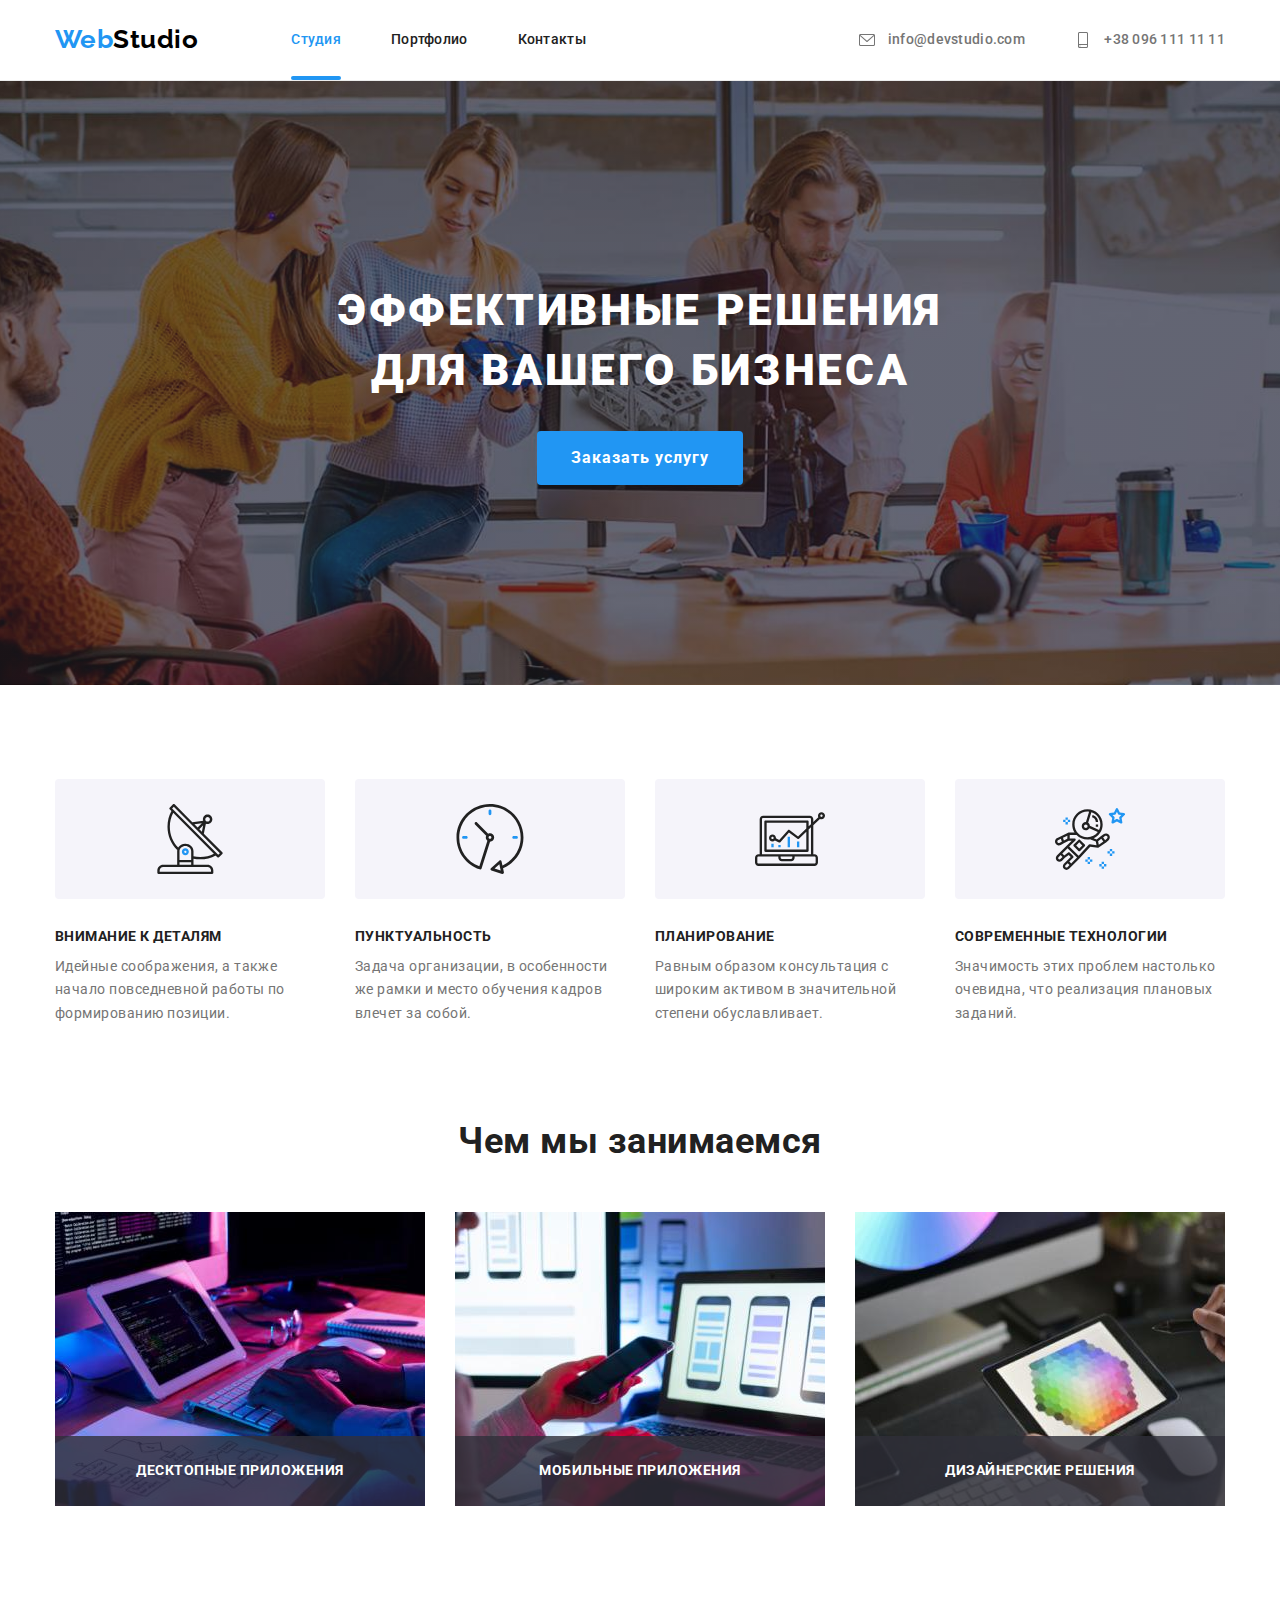
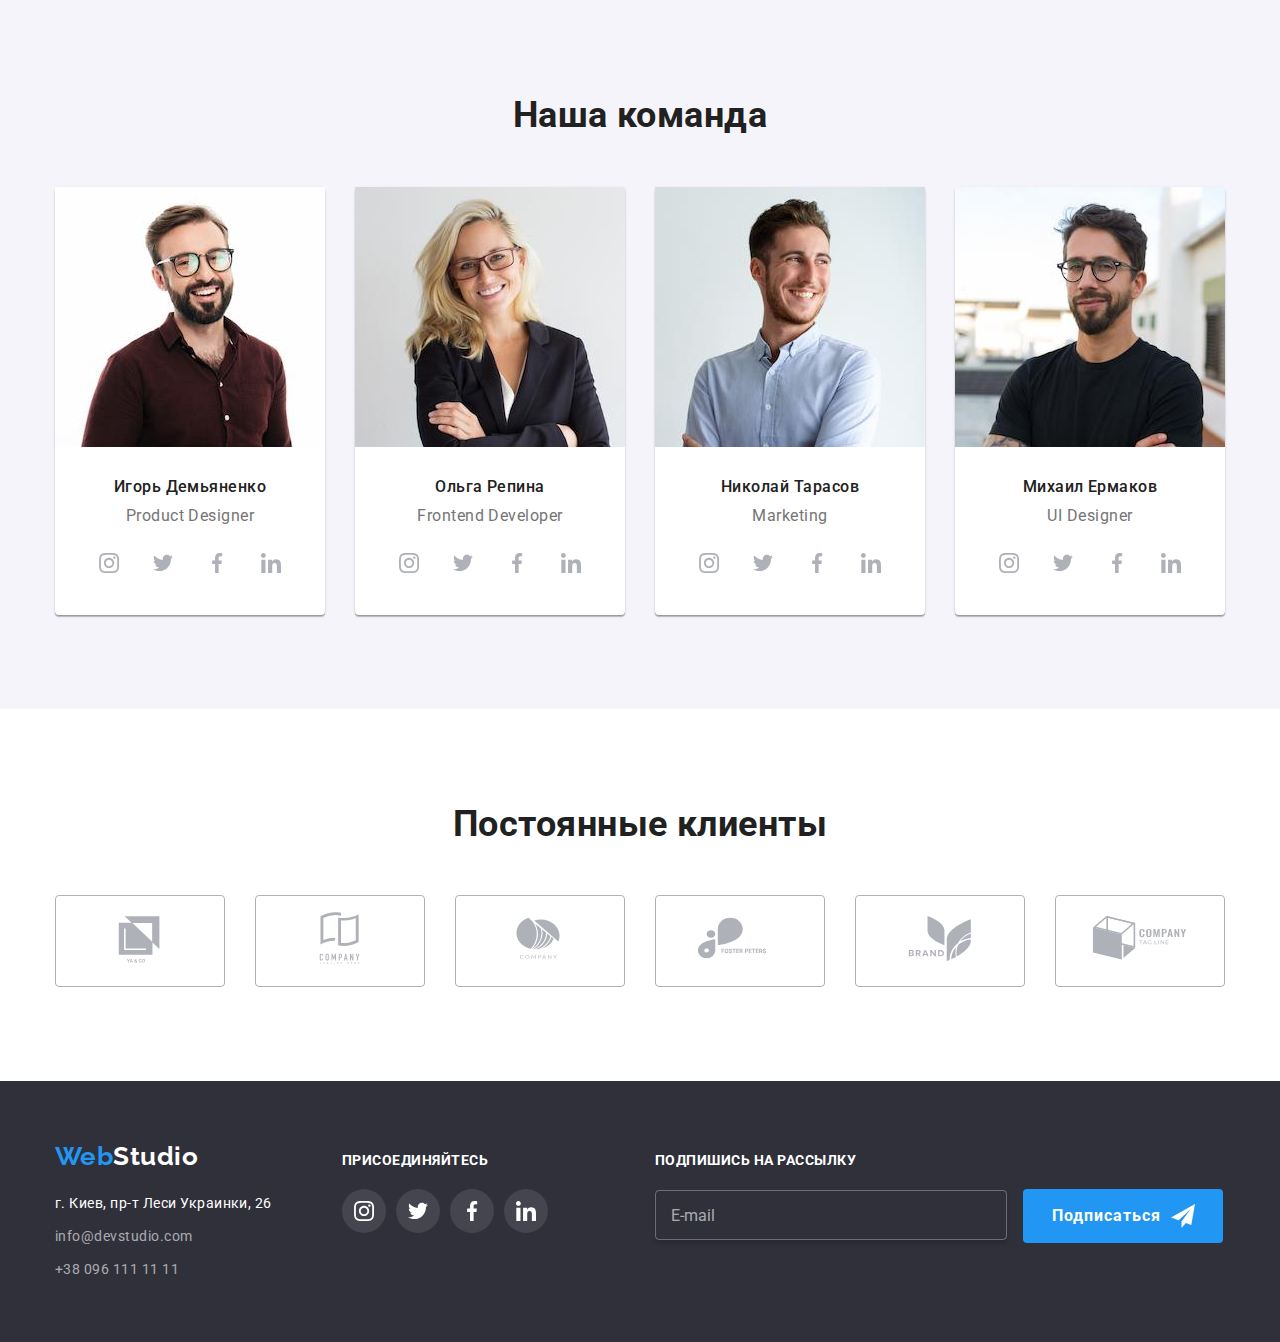
<file: index.html>
<!DOCTYPE html>
<html lang="ru">
  <head>
    <meta charset="UTF-8" />
    <meta http-equiv="X-UA-Compatible" content="IE=edge" />
    <meta name="viewport" content="width=device-width, initial-scale=1.0" />
    <title>Студия</title>
    <link
      rel="stylesheet"
      href="https://cdnjs.cloudflare.com/ajax/libs/modern-normalize/1.1.0/modern-normalize.css"
      integrity="sha512-Y0MM+V6ymRKN2zStTqzQ227DWhhp4Mzdo6gnlRnuaNCbc+YN/ZH0sBCLTM4M0oSy9c9VKiCvd4Jk44aCLrNS5Q=="
      crossorigin="anonymous"
      referrerpolicy="no-referrer"
    />
    <link rel="stylesheet" href="./css/main.min.css" />
    <link rel="preconnect" href="https://fonts.googleapis.com" />
    <link rel="preconnect" href="https://fonts.gstatic.com" crossorigin />
    <link
      href="https://fonts.googleapis.com/css2?family=Raleway:wght@700&family=Roboto:wght@400;500;700;900&display=swap"
      rel="stylesheet"
    />
  </head>
  <body>
    <header>
      <div class="container main-nav">
        <nav>
          <ul class="main-nav__list">
            <li class="main-nav__item">
              <a class="logo logo--header" href="./index.html">
                <span class="logo__part">Web</span>Studio</a
              >
            </li>
            <li class="main-nav__item">
              <a class="main-nav__link current-page" href="./index.html"
                >Студия</a
              >
            </li>
            <li class="main-nav__item">
              <a class="main-nav__link" href="./portfolio.html">Портфолио</a>
            </li>
            <li class="main-nav__item">
              <a class="main-nav__link" href="">Контакты</a>
            </li>
          </ul>
        </nav>
        <ul class="contacts">
          <li class="contacts__item">
            <a class="contacts__link" href="mailto:info@devstudio.com">
              <svg class="contacts__icon" width="16px" height="16px">
                <use href="./img/sprite.svg#envelope"></use>
              </svg>
              info@devstudio.com</a
            >
          </li>
          <li class="contacts__item">
            <a class="contacts__link" href="tel:+380961111111">
              <svg class="contacts__icon" width="16px" height="16px">
                <use href="./img/sprite.svg#smartphone"></use>
              </svg>
              +38 096 111 11 11</a
            >
          </li>
        </ul>
      </div>
    </header>
    <main>
      <!-- герой -->
      <section class="hero">
        <div class="container">
          <h1 class="hero__title">
            Эффективные решения <br />
            для вашего бизнеса
          </h1>
          <button class="hero__button button" type="button" data-modal-open>
            Заказать услугу
          </button>
        </div>
      </section>
      <!-- Наши преимущества -->
      <section class="advantage section">
        <div class="container">
          <h2 class="advantage__title visually-hidden">Наши преимущества</h2>
          <ul class="advantage__list">
            <li class="advantage__item">
              <div class="advantage__icon-conteiner">
                <svg class="advatage__icon" width="70px" height="70px">
                  <use href="./img/sprite.svg#antenna"></use>
                </svg>
              </div>
              <h3 class="advantage__title">Внимание к деталям</h3>
              <p class="advantage__text">
                Идейные соображения, а также начало повседневной работы по
                формированию позиции.
              </p>
            </li>
            <li class="advantage__item">
              <div class="advantage__icon-conteiner">
                <svg class="advatage__icon" width="70px" height="70px">
                  <use href="./img/sprite.svg#clock"></use>
                </svg>
              </div>
              <h3 class="advantage__title">Пунктуальность</h3>
              <p class="advantage__text">
                Задача организации, в особенности же рамки и место обучения
                кадров влечет за собой.
              </p>
            </li>
            <li class="advantage__item">
              <div class="advantage__icon-conteiner">
                <svg class="advatage__icon" width="70px" height="70px">
                  <use href="./img/sprite.svg#diagram"></use>
                </svg>
              </div>
              <h3 class="advantage__title">Планирование</h3>
              <p class="advantage__text">
                Равным образом консультация с широким активом в значительной
                степени обуславливает.
              </p>
            </li>
            <li class="advantage__item">
              <div class="advantage__icon-conteiner">
                <svg class="advatage__icon" width="70px" height="70px">
                  <use href="./img/sprite.svg#astronaut"></use>
                </svg>
              </div>
              <h3 class="advantage__title">Современные технологии</h3>
              <p class="advantage__text">
                Значимость этих проблем настолько очевидна, что реализация
                плановых заданий.
              </p>
            </li>
          </ul>
        </div>
      </section>
      <!-- Чем мы занимаемся -->
      <section class="activities section">
        <div class="container">
          <h2 class="section-title">Чем мы занимаемся</h2>
          <ul class="activities__list">
            <li>
              <a class="activities__link" href=""
                ><img
                  src="./img/box1.jpg"
                  alt="Создание десктопных приложений"
                  title="Создание десктопных приложений"
                  width="370"
                  height="294"
                />
                <h3 class="activities__title">Десктопные приложения</h3>
              </a>
            </li>
            <li>
              <a class="activities__link" href=""
                ><img
                  src="./img/box2.jpg"
                  alt="Создание приложения для телефона"
                  title="Создание приложения для телефона"
                  width="370"
                  height="294"
                />
                <h3 class="activities__title">Мобильные приложения</h3>
              </a>
            </li>
            <li>
              <a class="activities__link" href=""
                ><img
                  src="./img/box3.jpg"
                  alt="Приложение на планшете"
                  title="Создание приложения для планшета"
                  width="370"
                  height="294"
                />
                <h3 class="activities__title">Дизайнерские решения</h3>
              </a>
            </li>
          </ul>
        </div>
      </section>
      <!-- Наша команда -->
      <section class="employee section">
        <div class="container">
          <h2 class="section-title">Наша команда</h2>
          <ul class="employee__list">
            <li class="employee__card">
              <img
                src="./img/employee1.jpg"
                alt="Фото сотрудника Игорь Демьяненко"
                width="270"
                height="260"
              />
              <h3 class="employee__name">Игорь Демьяненко</h3>
              <p class="employee__position">Product Designer</p>
              <ul class="social-list">
                <li class="social-list__item">
                  <a href="" class="social-list__link">
                    <svg
                      class="social-list__icon social-list__icon--main"
                      width="20px"
                      height="20px"
                    >
                      <use href="./img/sprite.svg#instagram"></use>
                    </svg>
                  </a>
                </li>
                <li class="social-list__item">
                  <a href="" class="social-list__link">
                    <svg
                      class="social-list__icon social-list__icon--main"
                      width="20px"
                      height="20px"
                    >
                      <use href="./img/sprite.svg#twitter"></use>
                    </svg>
                  </a>
                </li>
                <li class="social-list__item">
                  <a href="" class="social-list__link">
                    <svg
                      class="social-list__icon social-list__icon--main"
                      width="20px"
                      height="20px"
                    >
                      <use href="./img/sprite.svg#facebook"></use>
                    </svg>
                  </a>
                </li>
                <li class="social-list__item">
                  <a href="" class="social-list__link">
                    <svg
                      class="social-list__icon social-list__icon--main"
                      width="20px"
                      height="20px"
                    >
                      <use href="./img/sprite.svg#linkedin"></use>
                    </svg>
                  </a>
                </li>
              </ul>
            </li>
            <li class="employee__card">
              <img
                src="./img/employee2.jpg"
                alt="Фото сотрудника Ольга Репина"
                width="270"
                height="260"
              />
              <h3 class="employee__name">Ольга Репина</h3>
              <p class="employee__position">Frontend Developer</p>
              <ul class="social-list">
                <li class="social-list__item">
                  <a href="" class="social-list__link">
                    <svg
                      class="social-list__icon social-list__icon--main"
                      width="20px"
                      height="20px"
                    >
                      <use href="./img/sprite.svg#instagram"></use>
                    </svg>
                  </a>
                </li>
                <li class="social-list__item">
                  <a href="" class="social-list__link">
                    <svg
                      class="social-list__icon social-list__icon--main"
                      width="20px"
                      height="20px"
                    >
                      <use href="./img/sprite.svg#twitter"></use>
                    </svg>
                  </a>
                </li>
                <li class="social-list__item">
                  <a href="" class="social-list__link">
                    <svg
                      class="social-list__icon social-list__icon--main"
                      width="20px"
                      height="20px"
                    >
                      <use href="./img/sprite.svg#facebook"></use>
                    </svg>
                  </a>
                </li>
                <li class="social-list__item">
                  <a href="" class="social-list__link">
                    <svg
                      class="social-list__icon social-list__icon--main"
                      width="20px"
                      height="20px"
                    >
                      <use href="./img/sprite.svg#linkedin"></use>
                    </svg>
                  </a>
                </li>
              </ul>
            </li>
            <li class="employee__card">
              <img
                src="./img/employee3.jpg"
                alt="Фото сотрудника Николай Тарасов"
                width="270"
                height="260"
              />
              <h3 class="employee__name">Николай Тарасов</h3>
              <p class="employee__position">Marketing</p>
              <ul class="social-list">
                <li class="social-list__item">
                  <a href="" class="social-list__link">
                    <svg
                      class="social-list__icon social-list__icon--main"
                      width="20px"
                      height="20px"
                    >
                      <use href="./img/sprite.svg#instagram"></use>
                    </svg>
                  </a>
                </li>
                <li class="social-list__item">
                  <a href="" class="social-list__link">
                    <svg
                      class="social-list__icon social-list__icon--main"
                      width="20px"
                      height="20px"
                    >
                      <use href="./img/sprite.svg#twitter"></use>
                    </svg>
                  </a>
                </li>
                <li class="social-list__item">
                  <a href="" class="social-list__link">
                    <svg
                      class="social-list__icon social-list__icon--main"
                      width="20px"
                      height="20px"
                    >
                      <use href="./img/sprite.svg#facebook"></use>
                    </svg>
                  </a>
                </li>
                <li class="social-list__item">
                  <a href="" class="social-list__link">
                    <svg
                      class="social-list__icon social-list__icon--main"
                      width="20px"
                      height="20px"
                    >
                      <use href="./img/sprite.svg#linkedin"></use>
                    </svg>
                  </a>
                </li>
              </ul>
            </li>
            <li class="employee__card">
              <img
                src="./img/employee4.jpg"
                alt="Фото сотрудника Михаил Ермаков"
                width="270"
                height="260"
              />
              <h3 class="employee__name">Михаил Ермаков</h3>
              <p class="employee__position">UI Designer</p>
              <ul class="social-list">
                <li class="social-list__item">
                  <a href="" class="social-list__link">
                    <svg
                      class="social-list__icon social-list__icon--main"
                      width="20px"
                      height="20px"
                    >
                      <use href="./img/sprite.svg#instagram"></use>
                    </svg>
                  </a>
                </li>
                <li class="social-list__item">
                  <a href="" class="social-list__link">
                    <svg
                      class="social-list__icon social-list__icon--main"
                      width="20px"
                      height="20px"
                    >
                      <use href="./img/sprite.svg#twitter"></use>
                    </svg>
                  </a>
                </li>
                <li class="social-list__item">
                  <a href="" class="social-list__link">
                    <svg
                      class="social-list__icon social-list__icon--main"
                      width="20px"
                      height="20px"
                    >
                      <use href="./img/sprite.svg#facebook"></use>
                    </svg>
                  </a>
                </li>
                <li class="social-list__item">
                  <a href="" class="social-list__link">
                    <svg
                      class="social-list__icon social-list__icon--main"
                      width="20px"
                      height="20px"
                    >
                      <use href="./img/sprite.svg#linkedin"></use>
                    </svg>
                  </a>
                </li>
              </ul>
            </li>
          </ul>
        </div>
      </section>
      <!-- Постоянные клиенты -->
      <section class="regular-clients section">
        <div class="container">
          <h2 class="section-title">Постоянные клиенты</h2>
          <ul class="regular-clients__list">
            <li class="regular-clients__item">
              <a href="" class="regular-clients__link">
                <svg class="regular-clients__logo" height="60px" width="106px">
                  <use href="./img/sprite.svg#client-1"></use>
                </svg>
              </a>
            </li>
            <li class="regular-clients__item">
              <a href="" class="regular-clients__link">
                <svg class="regular-clients__logo" height="60px" width="106px">
                  <use href="./img/sprite.svg#client-2"></use>
                </svg>
              </a>
            </li>
            <li class="regular-clients__item">
              <a href="" class="regular-clients__link">
                <svg class="regular-clients__logo" height="60px" width="106px">
                  <use href="./img/sprite.svg#client-3"></use>
                </svg>
              </a>
            </li>
            <li class="regular-clients__item">
              <a href="" class="regular-clients__link">
                <svg class="regular-clients__logo" height="60px" width="106px">
                  <use href="./img/sprite.svg#client-4"></use>
                </svg>
              </a>
            </li>
            <li class="regular-clients__item">
              <a href="" class="regular-clients__link">
                <svg class="regular-clients__logo" height="60px" width="106px">
                  <use href="./img/sprite.svg#client-5"></use>
                </svg>
              </a>
            </li>
            <li class="regular-clients__item">
              <a href="" class="regular-clients__link">
                <svg class="regular-clients__logo" height="60px" width="106px">
                  <use href="./img/sprite.svg#client-6"></use>
                </svg>
              </a>
            </li>
          </ul>
        </div>
      </section>
    </main>
    <footer>
      <div class="container footer-bar">
        <div class="footer-thumb">
          <a class="logo logo--footer" href="./index.html">
            <span class="logo__part">Web</span>Studio</a
          >
          <address class="footer-address">
            <ul class="footer-address__list">
              <li class="footer-address__item">
                <a
                  class="footer-address__link"
                  href="https://goo.gl/maps/R8nCLbpQaiYrAZ2fA"
                  target="_blank"
                  rel="nofollow noopener"
                  >г. Киев, пр-т Леси Украинки, 26</a
                >
              </li>
              <li class="footer-address__item">
                <a
                  class="footer-address__link footer-address__contacts"
                  href="mailto:info@devstudio.com"
                  >info@devstudio.com</a
                >
              </li>
              <li class="footer-address__item">
                <a
                  class="footer-address__link footer-address__contacts"
                  href="tel:+380961111111"
                  >+38 096 111 11 11</a
                >
              </li>
            </ul>
          </address>
        </div>
        <div class="footer-connect">
          <h3 class="footer-connect__title">Присоединяйтесь</h3>
          <ul class="social-list">
            <li class="social-list__item">
              <a href="" class="social-list__link social-list__link--footer">
                <svg
                  class="social-list__icon social-list__icon--footer"
                  width="20px"
                  height="20px"
                >
                  <use href="./img/sprite.svg#instagram"></use>
                </svg>
              </a>
            </li>
            <li class="social-list__item">
              <a href="" class="social-list__link social-list__link--footer">
                <svg
                  class="social-list__icon social-list__icon--footer"
                  width="20px"
                  height="20px"
                >
                  <use href="./img/sprite.svg#twitter"></use>
                </svg>
              </a>
            </li>
            <li class="social-list__item">
              <a href="" class="social-list__link social-list__link--footer">
                <svg
                  class="social-list__icon social-list__icon--footer"
                  width="20px"
                  height="20px"
                >
                  <use href="./img/sprite.svg#facebook"></use>
                </svg>
              </a>
            </li>
            <li class="social-list__item">
              <a href="" class="social-list__link social-list__link--footer">
                <svg
                  class="social-list__icon social-list__icon--footer"
                  width="20px"
                  height="20px"
                >
                  <use href="./img/sprite.svg#linkedin"></use>
                </svg>
              </a>
            </li>
          </ul>
        </div>
        <form class="footer-subscribe">
          <label for="subscribe" class="footer-subscribe__title"
            >подпишись на рассылку</label
          >
          <input
            class="footer-subscribe__input"
            type="email"
            name="email"
            id="subscribe"
            placeholder="E-mail"
          />
          <button type="submit" class="footer-subscribe__button button">
            Подписаться
            <svg class="footer-subscribe__icon" width="24px" height="24px">
              <use href="./img/sprite.svg#subscribe"></use>
            </svg>
          </button>
        </form>
      </div>
    </footer>
    <div class="backdrop is-hidden" data-modal>
      <div class="modal">
        <button type="button" class="modal__close-button" data-modal-close>
          <svg class="modal__icon-close" width="11px" height="11px">
            <use href="./img/sprite.svg#close"></use>
          </svg>
        </button>
        <form class="modal-form">
          <p class="modal-form__title">
            Оставьте свои данные, мы вам перезвоним
          </p>
          <label for="name" class="modal-form__label">Имя</label>
          <div class="modal-form__thumb">
            <input
              class="modal-form__input"
              type="text"
              name="name"
              id="name"
            />
            <svg class="modal-form__input-icon" width="18px" height="18px">
              <use href="./img/sprite.svg#icon-name"></use>
            </svg>
          </div>
          <label for="phone" class="modal-form__label">Телефон</label>
          <div class="modal-form__thumb">
            <input
              class="modal-form__input"
              type="tel"
              name="phone"
              id="phone"
            />
            <svg class="modal-form__input-icon" width="18px" height="18px">
              <use href="./img/sprite.svg#icon-phone"></use>
            </svg>
          </div>
          <label for="email" class="modal-form__label">Почта</label>
          <div class="modal-form__thumb">
            <input
              class="modal-form__input"
              type="email"
              name="email"
              id="email"
            />
            <svg class="modal-form__input-icon" width="18px" height="18px">
              <use href="./img/sprite.svg#icon-email"></use>
            </svg>
          </div>
          <label for="comment" class="modal-form__label">Комментарий </label>
          <textarea
            class="modal-form__textarea"
            name="comment"
            id="comment"
            rows="6"
            placeholder="Введите текст"
          ></textarea>

          <div class="agreement-box">
            <input
              type="checkbox"
              name="agreement"
              id="agreement"
              value="yes"
              class="hidden custom-checkbox"
            />
            <svg class="custom-checkbox__unchecked" width="17px" height="17px">
              <use href="./img/sprite.svg#icon-uncheck"></use>
            </svg>
            <svg class="custom-checkbox__checked" width="17px" height="17px">
              <use href="./img/sprite.svg#icon-check"></use>
            </svg>
            <label for="agreement">
              Соглашаюсь с рассылкой и принимаю&nbsp;
              <a href="" class="custom-checkbox__terms-agreement"
                >Условия договора</a
              ></label
            >
          </div>

          <button type="submit" class="button modal-form__send-button">
            Отправить
          </button>
        </form>
      </div>
    </div>
    <script src="./js/modal.js"></script>
  </body>
</html>
</file>
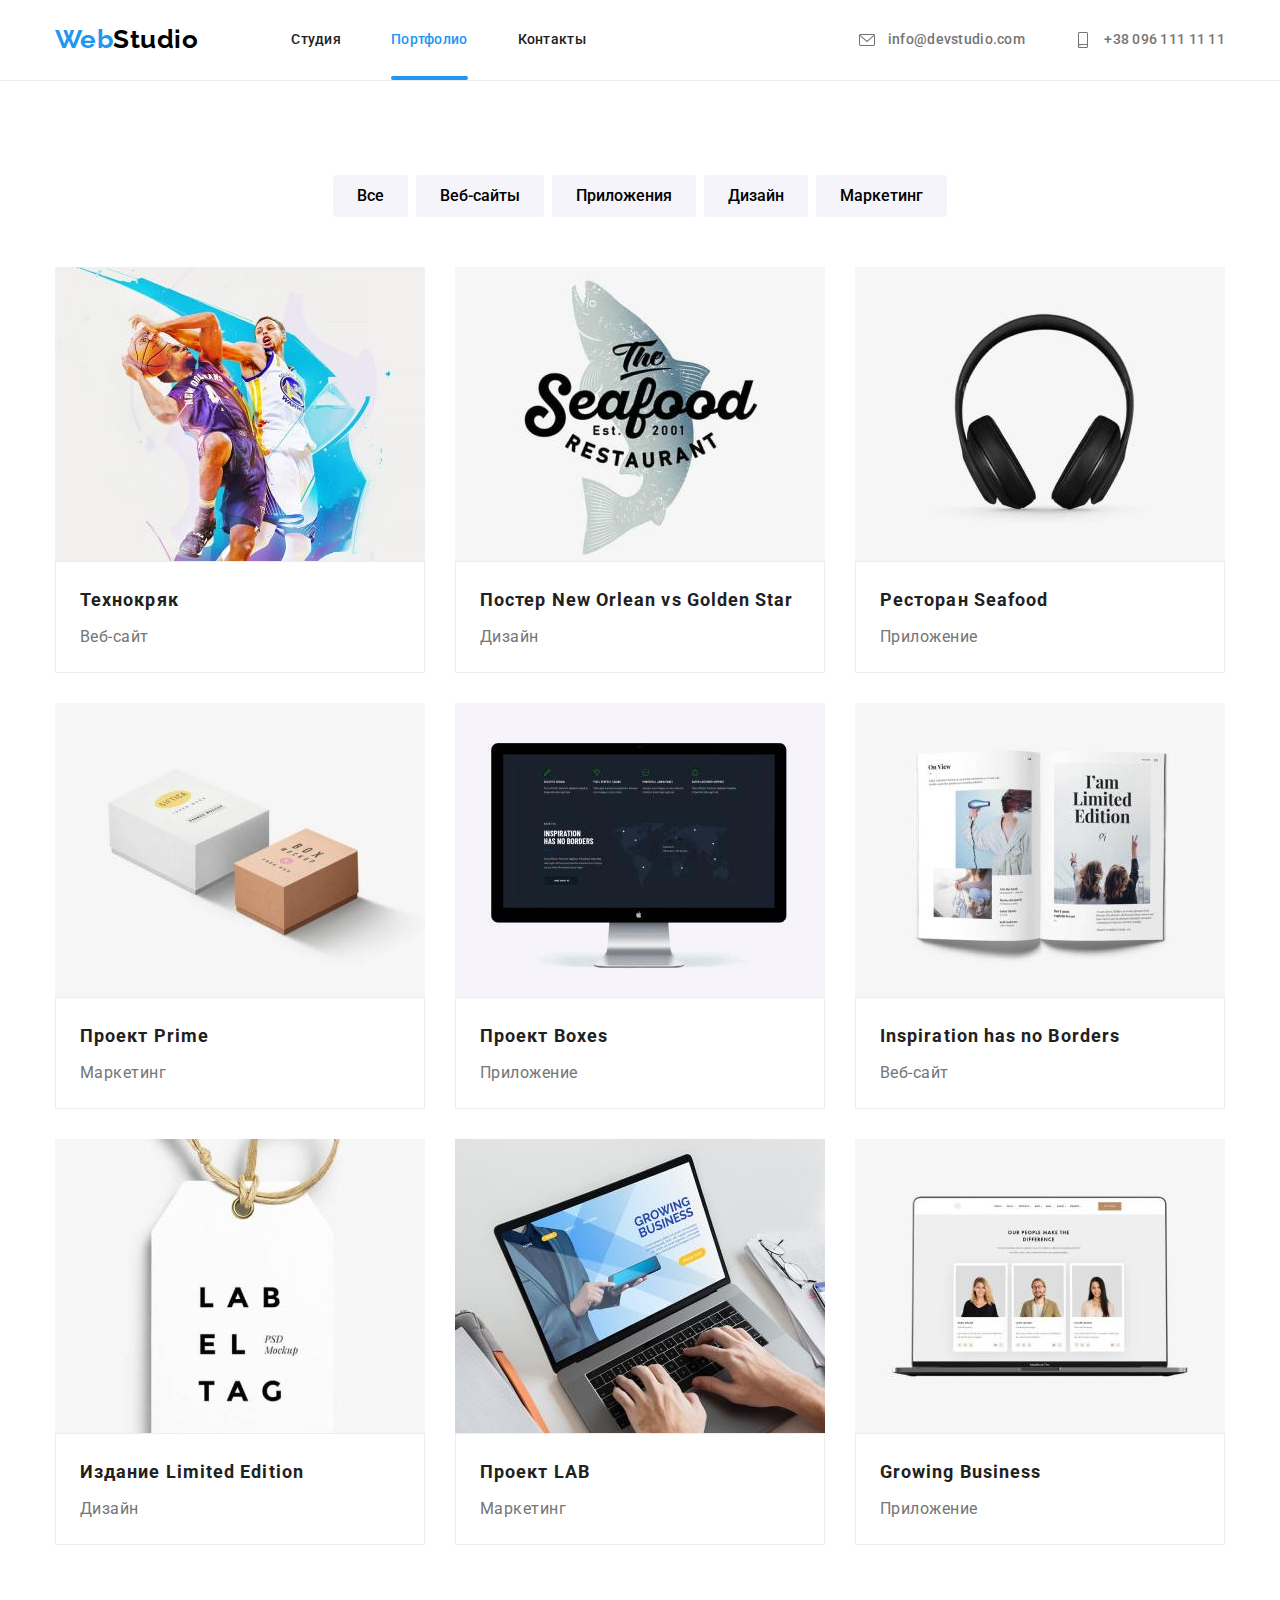
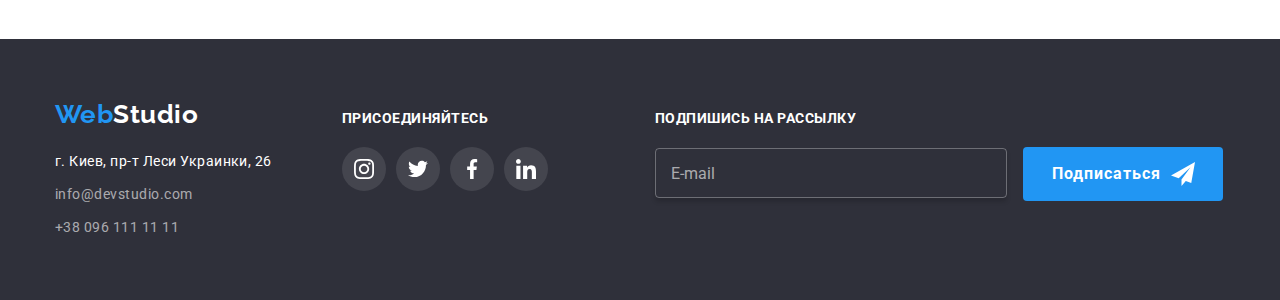
<file: portfolio.html>
<!DOCTYPE html>
<html lang="en">
  <head>
    <meta charset="UTF-8" />
    <meta http-equiv="X-UA-Compatible" content="IE=edge" />
    <meta name="viewport" content="width=device-width, initial-scale=1.0" />
    <title>Портфолио Студия</title>
    <link
      rel="stylesheet"
      href="https://cdnjs.cloudflare.com/ajax/libs/modern-normalize/1.1.0/modern-normalize.css"
      integrity="sha512-Y0MM+V6ymRKN2zStTqzQ227DWhhp4Mzdo6gnlRnuaNCbc+YN/ZH0sBCLTM4M0oSy9c9VKiCvd4Jk44aCLrNS5Q=="
      crossorigin="anonymous"
      referrerpolicy="no-referrer"
    />
    <link rel="stylesheet" href="./css/main.min.css" />
    <link rel="preconnect" href="https://fonts.googleapis.com" />
    <link rel="preconnect" href="https://fonts.gstatic.com" crossorigin />
    <link
      href="https://fonts.googleapis.com/css2?family=Raleway:wght@700&family=Roboto:wght@400;500;700;900&display=swap"
      rel="stylesheet"
    />
  </head>
  <body>
    <header>
      <div class="container main-nav">
        <nav>
          <ul class="main-nav__list">
            <li class="main-nav__item">
              <a class="logo logo--header" href="./index.html">
                <span class="logo__part">Web</span>Studio</a
              >
            </li>
            <li class="main-nav__item">
              <a class="main-nav__link" href="./index.html">Студия</a>
            </li>
            <li class="main-nav__item">
              <a class="main-nav__link current-page" href="./portfolio.html"
                >Портфолио</a
              >
            </li>
            <li class="main-nav__item">
              <a class="main-nav__link" href="">Контакты</a>
            </li>
          </ul>
        </nav>
        <ul class="contacts">
          <li class="contacts__item">
            <a class="contacts__link" href="mailto:info@devstudio.com">
              <svg class="contacts__icon" width="16px" height="16px">
                <use href="./img/sprite.svg#envelope"></use>
              </svg>
              info@devstudio.com</a
            >
          </li>
          <li class="contacts__item">
            <a class="contacts__link" href="tel:+380961111111">
              <svg class="contacts__icon" width="16px" height="16px">
                <use href="./img/sprite.svg#smartphone"></use>
              </svg>
              +38 096 111 11 11</a
            >
          </li>
        </ul>
      </div>
    </header>
    <main>
      <section class="container section">
        <h1 class="visually-hidden">Наши проэкты</h1>
        <ul class="filter">
          <li class="filter__item">
            <button class="filter__button" type="button">Все</button>
          </li>
          <li class="filter__item">
            <button class="filter__button" type="button">Веб-сайты</button>
          </li>
          <li class="filter__item">
            <button class="filter__button" type="button">Приложения</button>
          </li>
          <li class="filter__item">
            <button class="filter__button" type="button">Дизайн</button>
          </li>
          <li class="filter__item">
            <button class="filter__button" type="button">Маркетинг</button>
          </li>
        </ul>
        <ul class="portfolio">
          <li class="project">
            <a href="" class="project__link"
              ><div class="project__thumb">
                <img
                  src="./img/portf1.jpg"
                  alt="Фото сайта Технокряк"
                  width="370"
                  height="294"
                />
                <p class="project__text">
                  Технокряк это современная площадка распространения
                  коронавируса. Компании используют эту платформу для цифрового
                  шпионажа и атак на защищённые сервера конкурентов.
                </p>
              </div>

              <div class="project__description">
                <h2 class="project__title">Технокряк</h2>
                <p class="project__type">Веб-сайт</p>
              </div>
            </a>
          </li>
          <li class="project">
            <a href="" class="project__link"
              ><div class="project__thumb">
                <img
                  src="./img/portf2.jpg"
                  alt="Фото постера New Orlean vs Golden Star"
                  width="370"
                  height="294"
                />
                <p class="project__text">
                  Технокряк это современная площадка распространения
                  коронавируса. Компании используют эту платформу для цифрового
                  шпионажа и атак на защищённые сервера конкурентов.
                </p>
              </div>
              <div class="project__description">
                <h2 class="project__title">Постер New Orlean vs Golden Star</h2>
                <p class="project__type">Дизайн</p>
              </div>
            </a>
          </li>
          <li class="project">
            <a href="" class="project__link"
              ><div class="project__thumb">
                <img
                  src="./img/portf3.jpg"
                  alt="Фото приложения Ресторана Seafood"
                  width="370"
                  height="294"
                />
                <p class="project__text">
                  Технокряк это современная площадка распространения
                  коронавируса. Компании используют эту платформу для цифрового
                  шпионажа и атак на защищённые сервера конкурентов.
                </p>
              </div>
              <div class="project__description">
                <h2 class="project__title">Ресторан Seafood</h2>
                <p class="project__type">Приложение</p>
              </div>
            </a>
          </li>
          <li class="project">
            <a href="" class="project__link"
              ><div class="project__thumb">
                <img
                  src="./img/portf4.jpg"
                  alt="Фото Проекта Prime"
                  width="370"
                  height="294"
                />
                <p class="project__text">
                  Технокряк это современная площадка распространения
                  коронавируса. Компании используют эту платформу для цифрового
                  шпионажа и атак на защищённые сервера конкурентов.
                </p>
              </div>
              <div class="project__description">
                <h2 class="project__title">Проект Prime</h2>
                <p class="project__type">Маркетинг</p>
              </div>
            </a>
          </li>
          <li class="project">
            <a href="" class="project__link"
              ><div class="project__thumb">
                <img
                  src="./img/portf5.jpg"
                  alt="Фото приложения Проекта Boxes"
                  width="370"
                  height="294"
                />
                <p class="project__text">
                  Технокряк это современная площадка распространения
                  коронавируса. Компании используют эту платформу для цифрового
                  шпионажа и атак на защищённые сервера конкурентов.
                </p>
              </div>
              <div class="project__description">
                <h2 class="project__title">Проект Boxes</h2>
                <p class="project__type">Приложение</p>
              </div>
            </a>
          </li>
          <li class="project">
            <a href="" class="project__link"
              ><div class="project__thumb">
                <img
                  src="./img/portf6.jpg"
                  alt="Фото сайта Inspiration has no Borders"
                  width="370"
                  height="294"
                />
                <p class="project__text">
                  Технокряк это современная площадка распространения
                  коронавируса. Компании используют эту платформу для цифрового
                  шпионажа и атак на защищённые сервера конкурентов.
                </p>
              </div>
              <div class="project__description">
                <h2 class="project__title">Inspiration has no Borders</h2>
                <p class="project__type">Веб-сайт</p>
              </div>
            </a>
          </li>
          <li class="project">
            <a href="" class="project__link"
              ><div class="project__thumb">
                <img
                  src="./img/portf7.jpg"
                  alt="фото физайна Издания Limited Edition"
                  width="370"
                  height="294"
                />
                <p class="project__text">
                  Технокряк это современная площадка распространения
                  коронавируса. Компании используют эту платформу для цифрового
                  шпионажа и атак на защищённые сервера конкурентов.
                </p>
              </div>
              <div class="project__description">
                <h2 class="project__title">Издание Limited Edition</h2>
                <p class="project__type">Дизайн</p>
              </div>
            </a>
          </li>
          <li class="project">
            <a href="" class="project__link"
              ><div class="project__thumb">
                <img
                  src="./img/portf8.jpg"
                  alt="Фото Проекта LAB"
                  width="370"
                  height="294"
                />
                <p class="project__text">
                  Технокряк это современная площадка распространения
                  коронавируса. Компании используют эту платформу для цифрового
                  шпионажа и атак на защищённые сервера конкурентов.
                </p>
              </div>
              <div class="project__description">
                <h2 class="project__title">Проект LAB</h2>
                <p class="project__type">Маркетинг</p>
              </div>
            </a>
          </li>
          <li class="project">
            <a href="" class="project__link"
              ><div class="project__thumb">
                <img
                  src="./img/portf9.jpg"
                  alt=" Фото приложения Growing Business"
                  width="370"
                  height="294"
                />
                <p class="project__text">
                  Технокряк это современная площадка распространения
                  коронавируса. Компании используют эту платформу для цифрового
                  шпионажа и атак на защищённые сервера конкурентов.
                </p>
              </div>
              <div class="project__description">
                <h2 class="project__title">Growing Business</h2>
                <p class="project__type">Приложение</p>
              </div>
            </a>
          </li>
        </ul>
      </section>
    </main>
    <footer>
      <div class="container footer-bar">
        <div class="footer-thumb">
          <a class="logo logo--footer" href="./index.html">
            <span class="logo__part">Web</span>Studio</a
          >
          <address class="footer-address">
            <ul class="footer-address__list">
              <li class="footer-address__item">
                <a
                  class="footer-address__link"
                  href="https://goo.gl/maps/R8nCLbpQaiYrAZ2fA"
                  target="_blank"
                  rel="nofollow noopener"
                  >г. Киев, пр-т Леси Украинки, 26</a
                >
              </li>
              <li class="footer-address__item">
                <a
                  class="footer-address__link footer-address__contacts"
                  href="mailto:info@devstudio.com"
                  >info@devstudio.com</a
                >
              </li>
              <li class="footer-address__item">
                <a
                  class="footer-address__link footer-address__contacts"
                  href="tel:+380961111111"
                  >+38 096 111 11 11</a
                >
              </li>
            </ul>
          </address>
        </div>
        <div class="footer-connect">
          <h3 class="footer-connect__title">Присоединяйтесь</h3>
          <ul class="social-list">
            <li class="social-list__item">
              <a href="" class="social-list__link social-list__link--footer">
                <svg
                  class="social-list__icon social-list__icon--footer"
                  width="20px"
                  height="20px"
                >
                  <use href="./img/sprite.svg#instagram"></use>
                </svg>
              </a>
            </li>
            <li class="social-list__item">
              <a href="" class="social-list__link social-list__link--footer">
                <svg
                  class="social-list__icon social-list__icon--footer"
                  width="20px"
                  height="20px"
                >
                  <use href="./img/sprite.svg#twitter"></use>
                </svg>
              </a>
            </li>
            <li class="social-list__item">
              <a href="" class="social-list__link social-list__link--footer">
                <svg
                  class="social-list__icon social-list__icon--footer"
                  width="20px"
                  height="20px"
                >
                  <use href="./img/sprite.svg#facebook"></use>
                </svg>
              </a>
            </li>
            <li class="social-list__item">
              <a href="" class="social-list__link social-list__link--footer">
                <svg
                  class="social-list__icon social-list__icon--footer"
                  width="20px"
                  height="20px"
                >
                  <use href="./img/sprite.svg#linkedin"></use>
                </svg>
              </a>
            </li>
          </ul>
        </div>
        <form class="footer-subscribe">
          <label for="subscribe" class="footer-subscribe__title"
            >подпишись на рассылку</label
          >
          <input
            class="footer-subscribe__input"
            type="email"
            name="email"
            id="subscribe"
            placeholder="E-mail"
          />
          <button type="submit" class="footer-subscribe__button button">
            Подписаться
            <svg class="footer-subscribe__icon" width="24px" height="24px">
              <use href="./img/sprite.svg#subscribe"></use>
            </svg>
          </button>
        </form>
      </div>
    </footer>
  </body>
</html>
</file>
<file: css/main.min.css>
.visually-hidden{position:absolute;width:1px;height:1px;margin:-1px;border:0;padding:0;white-space:nowrap;-webkit-clip-path:inset(100%);clip-path:inset(100%);clip:rect(0 0 0 0);overflow:hidden}body{font-family:roboto, sans-serif;color:#757575;letter-spacing:0.03em;background-color:#fff}h1,h2,h3,p,ul{margin:0px;padding:0px}h1,h2,h3{color:#212121}img{display:block}.container{width:1200px;margin-left:auto;margin-right:auto;padding-left:15px;padding-right:15px}.section{padding-top:94px;padding-bottom:94px}.section-title{margin-bottom:50px;text-align:center;font-size:36px;line-height:1.17}.hidden{-moz-appearance:none;-webkit-appearance:none;appearance:none}.main-nav__link,.logo,.contacts__link,.footer-address__link,.social-list__link,.project__link{text-decoration:none}.main-nav__list,.contacts,.footer-address__list,.social-list,.advantage__list,.activities__list,.employee__list,.regular-clients__list,.filter,.portfolio{list-style:none}.main-nav,.main-nav__list{display:-webkit-box;display:-ms-flexbox;display:flex;-webkit-box-align:center;-ms-flex-align:center;align-items:center}.footer-connect__title,.footer-subscribe__title,.advantage__title,.activities__title{font-size:14px;line-height:1.14;text-transform:uppercase}header{border-bottom:1px solid #ececec}.main-nav__item:not(:last-child){margin-right:50px}.main-nav__item:first-child{margin-right:93px}.main-nav__link{display:block;padding-top:32px;padding-bottom:32px;font-weight:500;font-size:14px;line-height:1.14;letter-spacing:0.02em;color:#212121;-webkit-transition:color 250ms cubic-bezier(0.4, 0, 0.2, 1);transition:color 250ms cubic-bezier(0.4, 0, 0.2, 1)}.main-nav__link:hover,.main-nav__link:focus{color:#2196f3}.current-page{color:#2196f3;position:relative}.current-page::after{content:'';position:absolute;bottom:0;display:block;border-radius:4px;width:100%;height:4px;background-color:#2196f3}.logo{font-family:raleway;font-weight:700;font-size:26px;line-height:1.2}.logo__part{color:#2196f3}.logo--header{color:#000}.logo--footer{color:#fff}.contacts{display:-webkit-box;display:-ms-flexbox;display:flex;margin-left:auto}.contacts__item:not(:last-child){margin-right:50px}.contacts__link{display:block;padding-top:32px;padding-bottom:32px;color:#757575;font-weight:500;font-size:14px;line-height:1.14;letter-spacing:0.02em;-webkit-transition:color 250ms cubic-bezier(0.4, 0, 0.2, 1);transition:color 250ms cubic-bezier(0.4, 0, 0.2, 1)}.contacts__link:hover,.contacts__link:focus{color:#2196f3}.contacts__icon{margin-right:10px;vertical-align:bottom;fill:#757575;-webkit-transition:fill 250ms cubic-bezier(0.4, 0, 0.2, 1);transition:fill 250ms cubic-bezier(0.4, 0, 0.2, 1)}.contacts__link:hover .contacts__icon,.contacts__link:focus .contacts__icon{fill:#2196f3}footer{background-color:#2f303a;padding:60px 0;color:#fff}.footer-bar{display:-webkit-box;display:-ms-flexbox;display:flex}.footer-address{margin-top:20px;font-weight:400;font-style:normal;font-size:14px;line-height:1.71}.footer-address__item:not(:last-child){margin-bottom:9px}.footer-address__link{color:inherit}.footer-address__contacts{color:rgba(255,255,255,0.6)}.footer-connect{margin-left:70px;margin-top:12px}.footer-connect__title{margin-bottom:20px;color:inherit}.footer-subscribe{margin-top:12px;width:calc((100% - 30px) / 2);margin-left:auto}.footer-subscribe__title{display:block;margin-bottom:20px;font-weight:700}.footer-subscribe__button{display:-webkit-inline-box;display:-ms-inline-flexbox;display:inline-flex;-webkit-box-pack:center;-ms-flex-pack:center;justify-content:center;-webkit-box-align:center;-ms-flex-align:center;align-items:center;min-height:50px;min-width:200px;padding:10px 0;margin-left:12px}.footer-subscribe__input{width:calc(100% - 218px);height:50px;padding:15px;border-radius:4px;background-color:transparent;border:1px solid rgba(255,255,255,0.3);-webkit-box-shadow:0px 4px 4px rgba(0,0,0,0.15);box-shadow:0px 4px 4px rgba(0,0,0,0.15);color:inherit}.footer-subscribe__input::-webkit-input-placeholder{color:rgba(255,255,255,0.6)}.footer-subscribe__input:-ms-input-placeholder{color:rgba(255,255,255,0.6)}.footer-subscribe__input::-ms-input-placeholder{color:rgba(255,255,255,0.6)}.footer-subscribe__input::placeholder{color:rgba(255,255,255,0.6)}.footer-subscribe__icon{width:24px;height:24px;margin-left:10px;fill:#fff}.social-list{display:-webkit-box;display:-ms-flexbox;display:flex;-webkit-box-pack:center;-ms-flex-pack:center;justify-content:center;margin-top:16px;margin-bottom:30px}.social-list__item{width:44px;height:44px}.social-list__item:not(:last-child){margin-right:10px}.social-list__link{display:-webkit-box;display:-ms-flexbox;display:flex;border-radius:50%;width:100%;height:100%;-webkit-box-pack:center;-ms-flex-pack:center;justify-content:center;-webkit-box-align:center;-ms-flex-align:center;align-items:center;-webkit-transition:background-color 250ms cubic-bezier(0.4, 0, 0.2, 1);transition:background-color 250ms cubic-bezier(0.4, 0, 0.2, 1)}.social-list__link:hover,.social-list__link:focus{background-color:#188ce8}.social-list__link--footer{background:rgba(255,255,255,0.1)}.social-list__icon{-webkit-transition:fill 250ms cubic-bezier(0.4, 0, 0.2, 1);transition:fill 250ms cubic-bezier(0.4, 0, 0.2, 1)}.social-list__link:hover .social-list__icon,.social-list__link:focus .social-list__icon{fill:#fff}.social-list__icon--main{fill:#afb1b8}.social-list__icon--footer{fill:#fff}.button{font-weight:700;font-size:16px;line-height:1.87;letter-spacing:0.06em;color:#fff;background-color:#2196f3;border-color:transparent;border-radius:4px;-webkit-transition:background-color 250ms cubic-bezier(0.4, 0, 0.2, 1);transition:background-color 250ms cubic-bezier(0.4, 0, 0.2, 1)}.button:hover,.button:focus{background-color:#188ce8;cursor:pointer}.hero{max-width:1600px;margin-left:auto;margin-right:auto;padding-top:200px;padding-bottom:200px;text-align:center;background-color:#c4c4c4;background-image:-webkit-gradient(linear, left top, left bottom, from(rgba(47,48,58,0.4)), to(rgba(47,48,58,0.4))),url(../img/background.jpg);background-image:linear-gradient(rgba(47,48,58,0.4), rgba(47,48,58,0.4)),url(../img/background.jpg);background-repeat:no-repeat;background-position:center;background-size:cover}.hero__title{margin-bottom:30px;font-weight:900;font-size:44px;line-height:1.36;letter-spacing:0.06em;text-transform:uppercase;color:#fff}.hero__button{padding:10px 32px}.advantage{padding-bottom:0}.advantage__list{display:-webkit-box;display:-ms-flexbox;display:flex}.advantage__item{width:calc((100% - 90px) / 4)}.advantage__item:not(:first-child){margin-left:30px}.advantage__icon-conteiner{width:270px;height:120px;margin-bottom:30px;border-radius:4px;background-color:#f5f4fa;display:-webkit-box;display:-ms-flexbox;display:flex;-webkit-box-pack:center;-ms-flex-pack:center;justify-content:center;-webkit-box-align:center;-ms-flex-align:center;align-items:center}.advantage__title{margin-bottom:10px}.advantage__text{font-size:14px;line-height:1.71}.activities__list{display:-webkit-box;display:-ms-flexbox;display:flex;-webkit-box-pack:justify;-ms-flex-pack:justify;justify-content:space-between}.activities__link{display:block;position:relative}.activities__title{position:absolute;bottom:0;color:#fff;background-color:rgba(47,48,58,0.8);width:100%;height:70px;text-align:center;padding-top:27px;padding-bottom:27px}.employee{background-color:#f5f4fa;line-height:1.19;text-align:center}.employee__list{display:-webkit-box;display:-ms-flexbox;display:flex;-webkit-box-pack:justify;-ms-flex-pack:justify;justify-content:space-between}.employee__card{background-color:#fff;border-radius:4px;-webkit-box-shadow:0px 1px 3px rgba(0,0,0,0.12),0px 1px 1px rgba(0,0,0,0.14),0px 2px 1px rgba(0,0,0,0.2);box-shadow:0px 1px 3px rgba(0,0,0,0.12),0px 1px 1px rgba(0,0,0,0.14),0px 2px 1px rgba(0,0,0,0.2)}.employee__name{margin-top:30px;font-weight:500;font-size:16px}.employee__position{margin-top:10px;font-weight:normal;font-size:16px;color:#757575}.regular-clients__list{display:-webkit-box;display:-ms-flexbox;display:flex;-webkit-box-pack:center;-ms-flex-pack:center;justify-content:center;-webkit-box-align:center;-ms-flex-align:center;align-items:center}.regular-clients__item{display:-webkit-box;display:-ms-flexbox;display:flex;-webkit-box-pack:center;-ms-flex-pack:center;justify-content:center;-webkit-box-align:center;-ms-flex-align:center;align-items:center;width:170px;height:92px;border:#afb1b8 solid 1px;border-radius:4px;-webkit-transition:border-color 250ms cubic-bezier(0.4, 0, 0.2, 1);transition:border-color 250ms cubic-bezier(0.4, 0, 0.2, 1)}.regular-clients__item:not(:last-child){margin-right:30px}.regular-clients__item:not(:last-child):hover,.regular-clients__item:not(:last-child):focus{border-color:#188ce8}.regular-clients__logo{fill:#afb1b8;-webkit-transition:fill 250ms cubic-bezier(0.4, 0, 0.2, 1);transition:fill 250ms cubic-bezier(0.4, 0, 0.2, 1)}.regular-clients__item:hover .regular-clients__logo,.regular-clients__item:focus .regular-clients__logo{fill:#188ce8}.filter{display:-webkit-box;display:-ms-flexbox;display:flex;-webkit-box-pack:center;-ms-flex-pack:center;justify-content:center;margin-bottom:50px}.filter__item:not(:last-child){margin-right:8px}.filter__button{font-weight:500;font-size:16px;line-height:1.63;background:#f5f4fa;cursor:pointer;border-radius:4px;border-color:transparent;padding:6px 22px;-webkit-transition:background 250ms cubic-bezier(0.4, 0, 0.2, 1),color 250ms cubic-bezier(0.4, 0, 0.2, 1),-webkit-box-shadow 250ms cubic-bezier(0.4, 0, 0.2, 1);transition:background 250ms cubic-bezier(0.4, 0, 0.2, 1),color 250ms cubic-bezier(0.4, 0, 0.2, 1),-webkit-box-shadow 250ms cubic-bezier(0.4, 0, 0.2, 1);transition:background 250ms cubic-bezier(0.4, 0, 0.2, 1),color 250ms cubic-bezier(0.4, 0, 0.2, 1),box-shadow 250ms cubic-bezier(0.4, 0, 0.2, 1);transition:background 250ms cubic-bezier(0.4, 0, 0.2, 1),color 250ms cubic-bezier(0.4, 0, 0.2, 1),box-shadow 250ms cubic-bezier(0.4, 0, 0.2, 1),-webkit-box-shadow 250ms cubic-bezier(0.4, 0, 0.2, 1)}.filter__button:focus,.filter__button:hover{background:#2196f3;color:#fff;-webkit-box-shadow:0px 3px 1px rgba(0,0,0,0.1),0px 1px 2px rgba(0,0,0,0.08),0px 2px 2px rgba(0,0,0,0.12);box-shadow:0px 3px 1px rgba(0,0,0,0.1),0px 1px 2px rgba(0,0,0,0.08),0px 2px 2px rgba(0,0,0,0.12)}.portfolio{display:-webkit-box;display:-ms-flexbox;display:flex;-ms-flex-wrap:wrap;flex-wrap:wrap}.project{width:calc((100% - 60px) / 3);-webkit-transition:-webkit-box-shadow 250ms cubic-bezier(0.4, 0, 0.2, 1);transition:-webkit-box-shadow 250ms cubic-bezier(0.4, 0, 0.2, 1);transition:box-shadow 250ms cubic-bezier(0.4, 0, 0.2, 1);transition:box-shadow 250ms cubic-bezier(0.4, 0, 0.2, 1), -webkit-box-shadow 250ms cubic-bezier(0.4, 0, 0.2, 1)}.project:hover,.project:focus{-webkit-box-shadow:0px 1px 1px rgba(0,0,0,0.12),0px 4px 4px rgba(0,0,0,0.06),1px 4px 6px rgba(0,0,0,0.16);box-shadow:0px 1px 1px rgba(0,0,0,0.12),0px 4px 4px rgba(0,0,0,0.06),1px 4px 6px rgba(0,0,0,0.16)}.project:not(:nth-child(3n)){margin-right:30px}.project:not(:nth-child(3n)):not(:nth-last-child(-n+3)){margin-bottom:30px}.project__thumb{position:relative;overflow:hidden}.project__text{position:absolute;bottom:-100%;height:100%;width:100%;background-color:rgba(33,150,243,0.9);color:#fff;font-size:18px;line-height:1.55;padding:63px 24px;-webkit-transition:-webkit-transform 250ms cubic-bezier(0.4, 0, 0.2, 1);transition:-webkit-transform 250ms cubic-bezier(0.4, 0, 0.2, 1);transition:transform 250ms cubic-bezier(0.4, 0, 0.2, 1);transition:transform 250ms cubic-bezier(0.4, 0, 0.2, 1), -webkit-transform 250ms cubic-bezier(0.4, 0, 0.2, 1)}.project:hover .project__text,.project:focus .project__text{-webkit-transform:translateY(-100%);transform:translateY(-100%)}.project__description{padding:20px 24px;border:1px solid #eee}.project__title{font-size:18px;line-height:2;letter-spacing:0.06em}.project__type{margin-top:4px;font-size:16px;line-height:1.87;color:#757575}.backdrop{position:fixed;top:0;left:0;height:100vh;width:100vw;background-color:rgba(0,0,0,0.2);opacity:1;-webkit-transition:opacity 250ms cubic-bezier(0.4, 0, 0.2, 1);transition:opacity 250ms cubic-bezier(0.4, 0, 0.2, 1)}.backdrop.is-hidden{opacity:0;pointer-events:none}.modal{position:absolute;top:50%;left:50%;-webkit-transform:translate(-50%, -50%) scale(1);transform:translate(-50%, -50%) scale(1);min-width:528px;min-height:581px;border-radius:4px;-webkit-box-shadow:0px 1px 3px rgba(0,0,0,0.12),0px 1px 1px rgba(0,0,0,0.14),0px 2px 1px rgba(0,0,0,0.2);box-shadow:0px 1px 3px rgba(0,0,0,0.12),0px 1px 1px rgba(0,0,0,0.14),0px 2px 1px rgba(0,0,0,0.2);background-color:#fff;-webkit-transition:-webkit-transform 250ms cubic-bezier(0.4, 0, 0.2, 1);transition:-webkit-transform 250ms cubic-bezier(0.4, 0, 0.2, 1);transition:transform 250ms cubic-bezier(0.4, 0, 0.2, 1);transition:transform 250ms cubic-bezier(0.4, 0, 0.2, 1), -webkit-transform 250ms cubic-bezier(0.4, 0, 0.2, 1)}.backdrop.is-hidden .modal{-webkit-transform:translate(-50%, -50%) scale(1.3);transform:translate(-50%, -50%) scale(1.3)}.modal__close-button{position:absolute;top:8px;right:8px;height:30px;width:30px;border-radius:50%;border-width:1px;border-color:rgba(0,0,0,0.1);background-color:transparent;display:-webkit-box;display:-ms-flexbox;display:flex;-webkit-box-align:center;-ms-flex-align:center;align-items:center;-webkit-box-pack:center;-ms-flex-pack:center;justify-content:center}.modal__close-button:focus,.modal__close-button:hover{cursor:pointer}.modal__icon-close{height:11px;width:11px}.modal-form{height:581px;width:528px;padding:40px 40px;display:-webkit-box;display:-ms-flexbox;display:flex;-webkit-box-orient:vertical;-webkit-box-direction:normal;-ms-flex-direction:column;flex-direction:column}.modal-form__title{font-weight:700;font-size:20px;text-align:center;letter-spacing:0.03em;color:#212121}.modal-form__label{font-size:10px;line-height:1.17;letter-spacing:0.01em;color:#757575;margin-top:12px;margin-bottom:4px}.modal-form__thumb{position:relative}.modal-form__input{border-radius:4px;border:1px solid rgba(33,33,33,0.2);width:100%;height:40px;padding-left:42px;outline:none}.modal-form__input:focus{border-color:#2196f3}.modal-form__input-icon{position:absolute;left:15px;top:50%;-webkit-transform:translateY(-50%);transform:translateY(-50%);width:18px;height:18px;fill:#212121}.modal-form__input:focus+.modal-form__input-icon{fill:#2196f3}.modal-form__textarea{border-radius:4px;border:1px solid rgba(33,33,33,0.2);width:100%;padding:12px 16px;outline:none;resize:none}.modal-form__textarea:focus{border-color:#2196f3}.agreement-box{position:relative;display:-webkit-box;display:-ms-flexbox;display:flex;-webkit-box-align:center;-ms-flex-align:center;align-items:center;-webkit-box-pack:center;-ms-flex-pack:center;justify-content:center;margin-top:20px;font-size:14px;line-height:1.71;letter-spacing:0.03em}.custom-checkbox{width:16px;height:16px;padding:0 0;margin-right:7px;border:none}.custom-checkbox:focus{outline:1px solid #2196f3}.custom-checkbox__unchecked,.custom-checkbox__checked{width:16px;height:16px;position:absolute;left:10px;pointer-events:none;-webkit-transition:opacity 550ms cubic-bezier(0.4, 0, 0.2, 1),-webkit-transform 550ms cubic-bezier(0.4, 0, 0.2, 1);transition:opacity 550ms cubic-bezier(0.4, 0, 0.2, 1),-webkit-transform 550ms cubic-bezier(0.4, 0, 0.2, 1);transition:transform 550ms cubic-bezier(0.4, 0, 0.2, 1),opacity 550ms cubic-bezier(0.4, 0, 0.2, 1);transition:transform 550ms cubic-bezier(0.4, 0, 0.2, 1),opacity 550ms cubic-bezier(0.4, 0, 0.2, 1),-webkit-transform 550ms cubic-bezier(0.4, 0, 0.2, 1)}.custom-checkbox__checked{opacity:0;-webkit-transform:scale(0.3, 0.3);transform:scale(0.3, 0.3)}.custom-checkbox:checked ~ .custom-checkbox__checked{opacity:1;-webkit-transform:scale(1, 1);transform:scale(1, 1)}.custom-checkbox:checked ~ .custom-checkbox__unchecked{opacity:0}.custom-checkbox__terms-agreement{color:#2196f3}.modal-form__send-button{width:200px;margin-top:20px;margin-right:auto;margin-left:auto;height:50px}
/*# sourceMappingURL=main.min.css.map */
</file>
